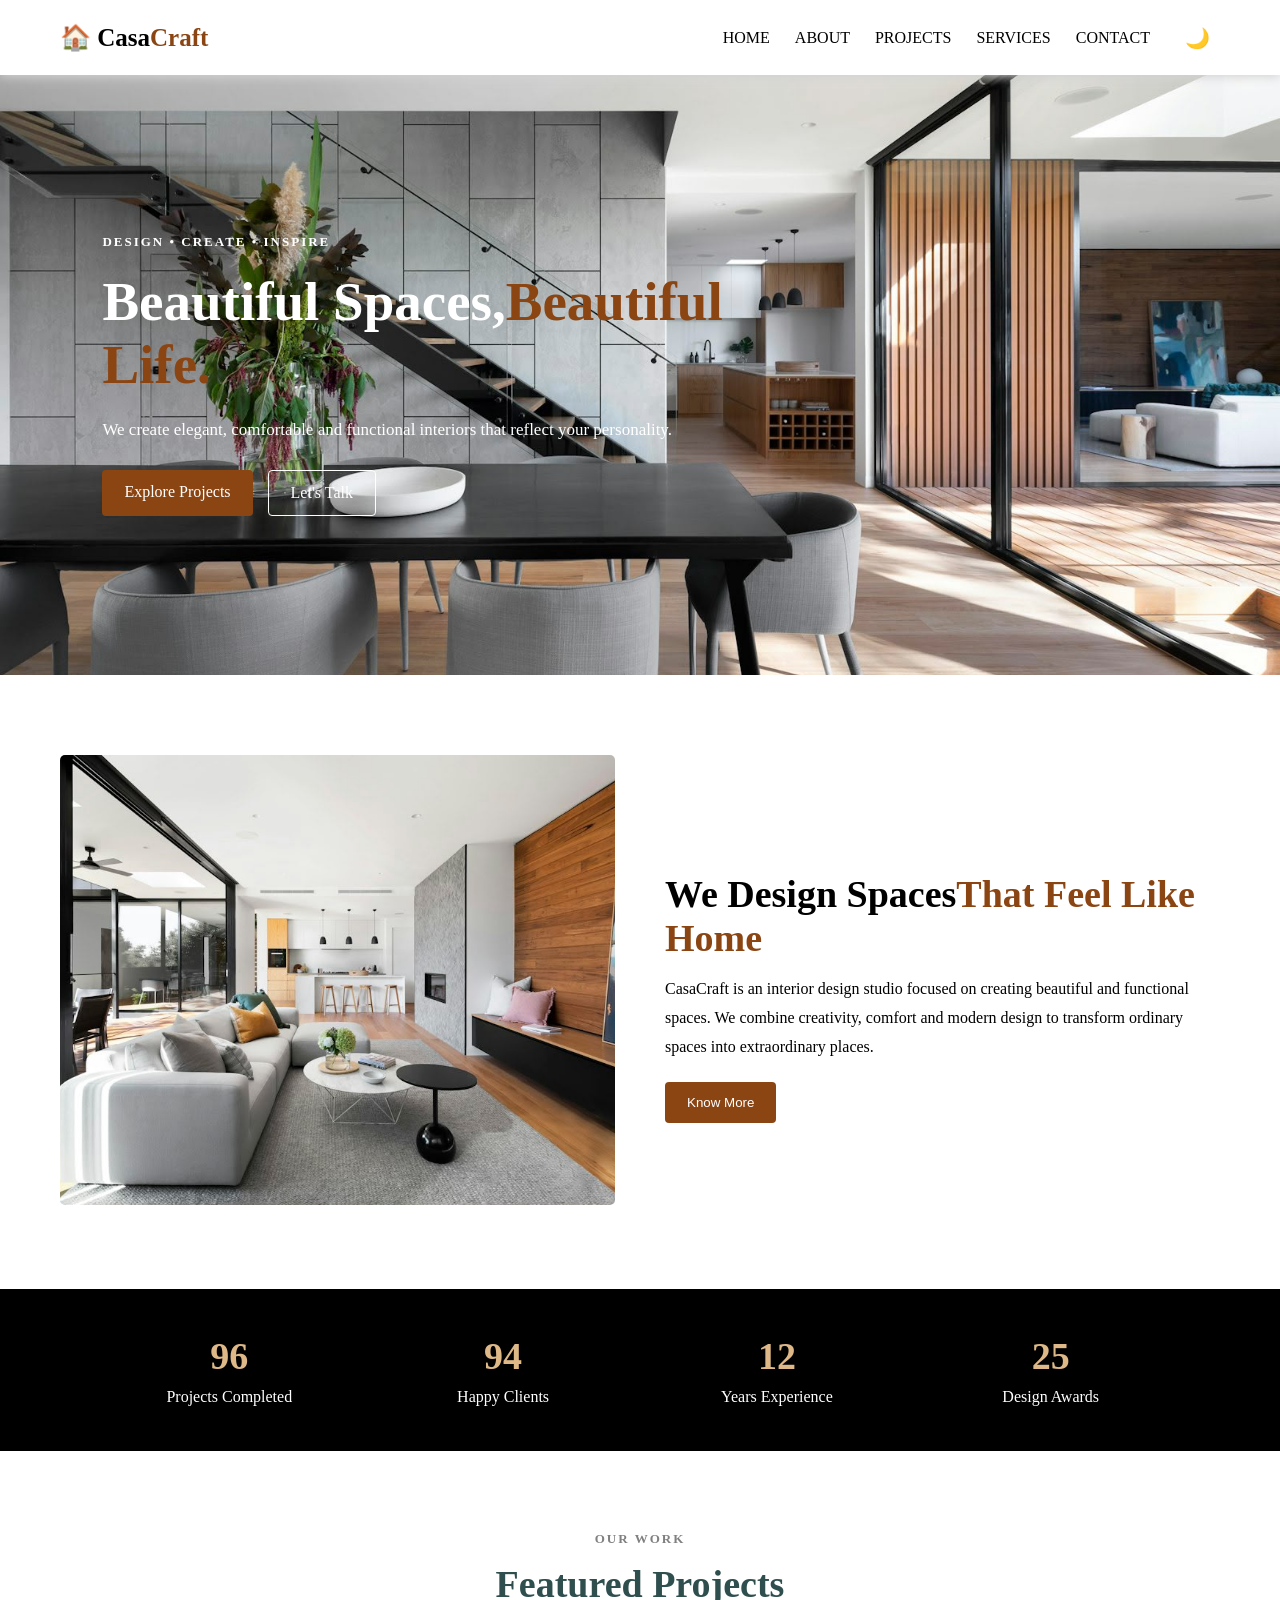
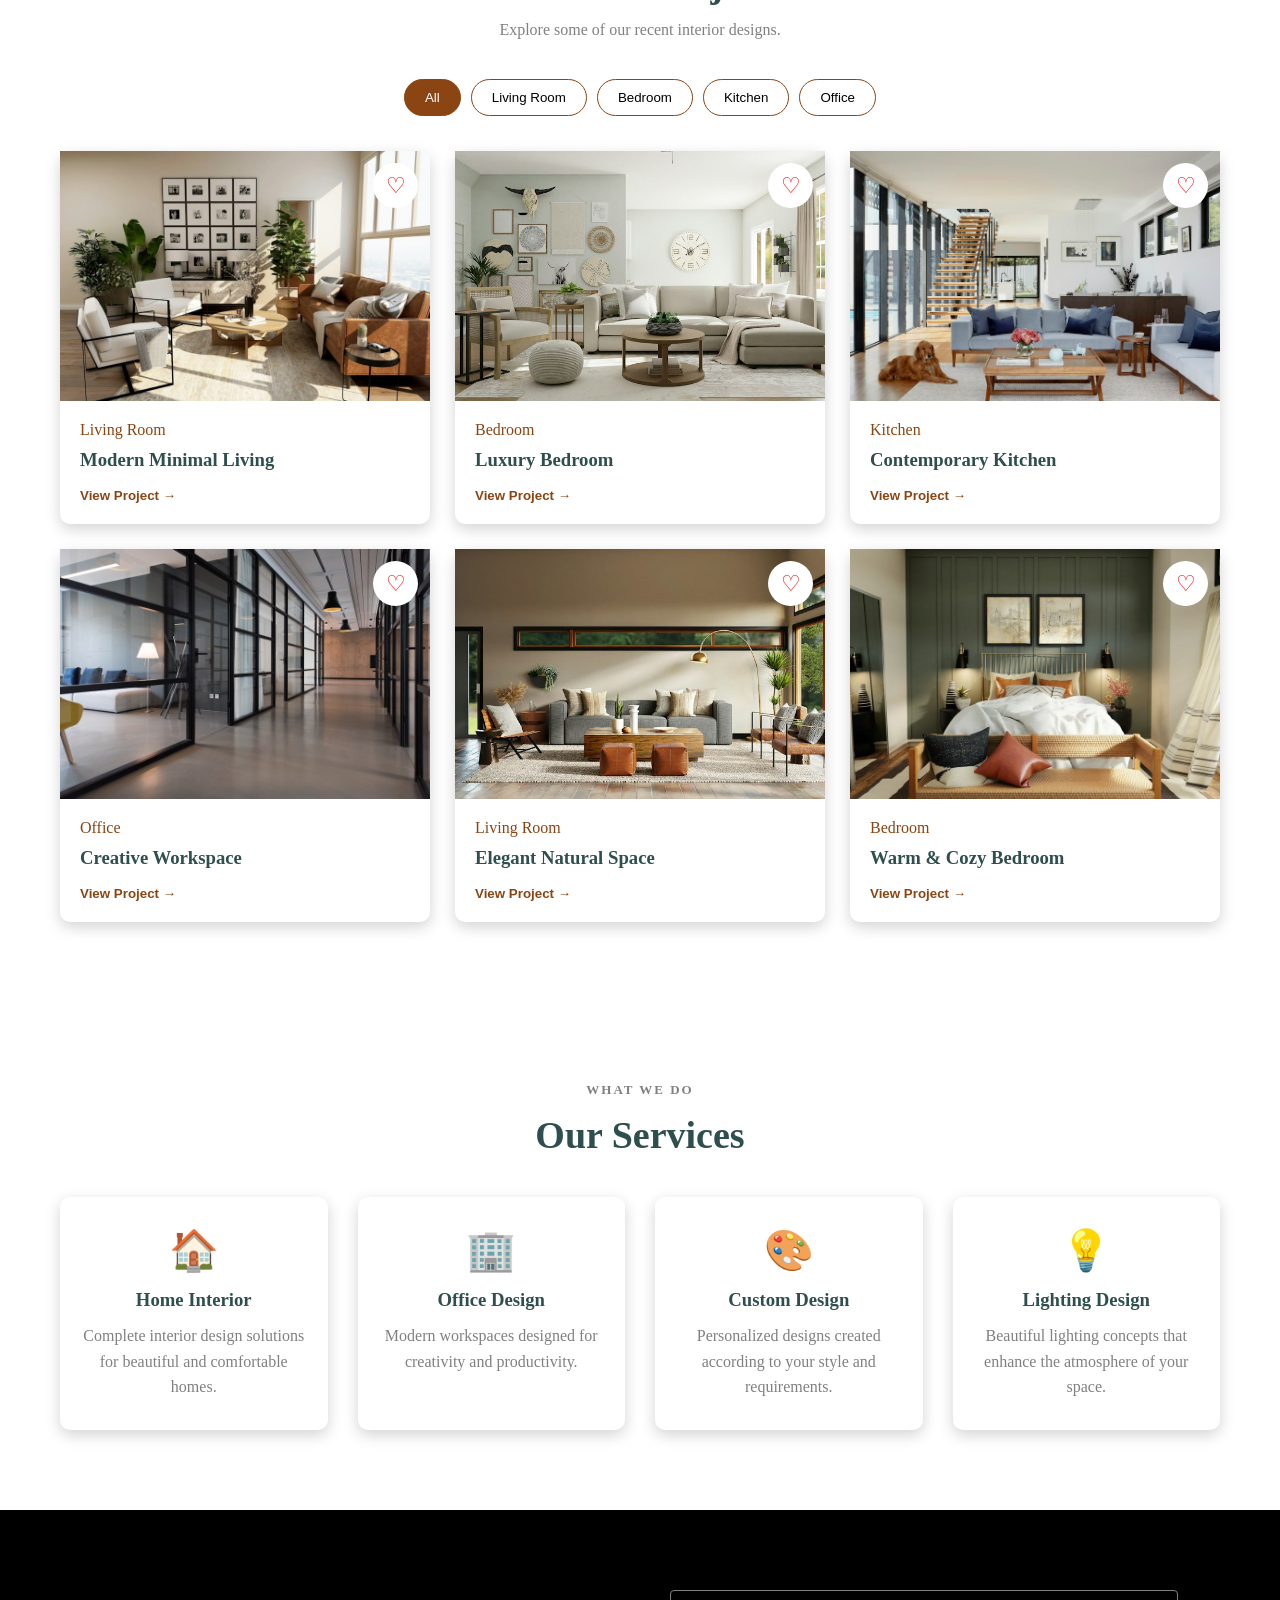
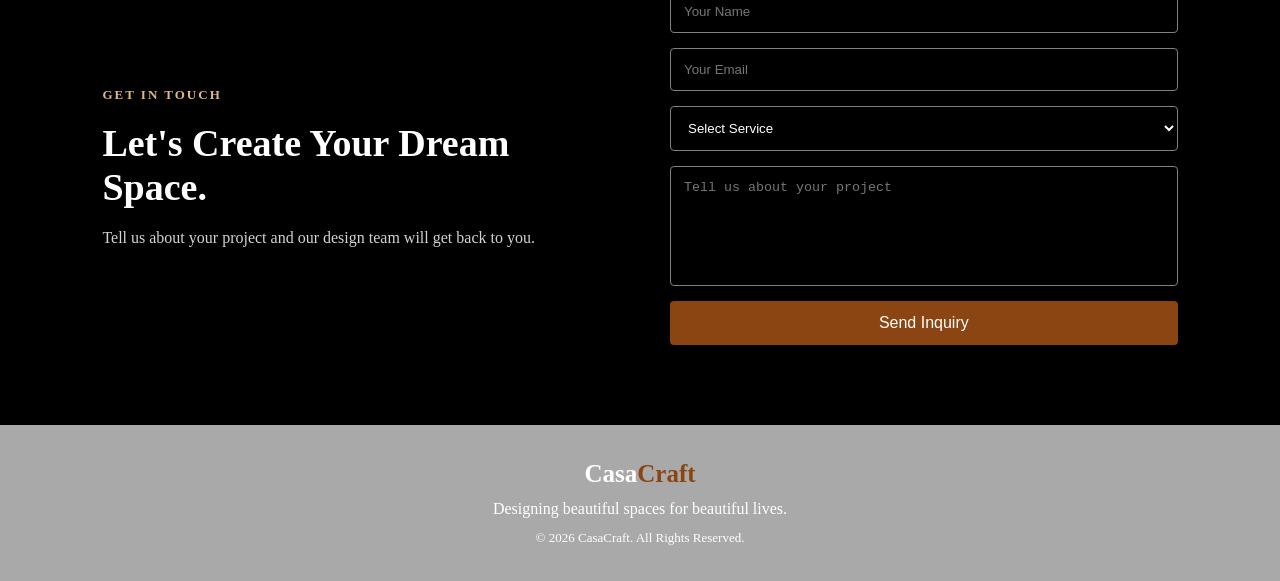
<file: index.html>
<!DOCTYPE html>
<html lang="en">

<head>
    <meta charset="UTF-8">
    <meta name="viewport" content="width=device-width, initial-scale=1.0">
    <title> CasaCraft | Interior Design</title>



    <link rel="stylesheet" href="style.css">
</head>

<body>

    <!-- NAVBAR -->

    <header>

    <nav class="navbar">

         <div class="logo">
            🏠 Casa<span>Craft</span>
        </div>

            <div class="nav-links" id="navLinks">
                <a href="#home">HOME</a></li>
                <a href="#about">ABOUT</a>
                <a href="#projects">PROJECTS</a>
                <a href="#services">SERVICES</a>
                <a href="#contact">CONTACT</a>
            </div>

        <div class="nav-buttons">

        <button id="darkMode">🌙</button>

        <button class="menu-btn" id="menuBtn">☰</button>

         </div>

    </nav>

    </header>

    <!-- END NAVBAR -->


    <!-- HERO -->

    <section class="hero" id="home">

        <div class="hero-content">

        <p class="subtitle">
            DESIGN • CREATE • INSPIRE
        </p>

        <h1>Beautiful Spaces,<span>Beautiful Life.</span></h1>

            <p class="hero-text"> We create elegant, comfortable and functional
            interiors that reflect your personality.</p>

        <div class="hero-buttons">

            <a href="#projects" class="primary-btn">
                Explore Projects
            </a>

            <a href="#contact" class="secondary-btn">
                Let's Talk
            </a>

        </div>

        </div>

    </section>

    <!-- END HERO -->


    <!-- ABOUT -->

    <section class="about" id="about">

    <div class="about-image">

        <img src="about.jpg">

    </div>

    <div class="about-content">

        <p class="subtitle">ABOUT US </p>

        <h2> We Design Spaces<span>That Feel Like Home</span> </h2>

        <p> CasaCraft is an interior design studio focused on creating beautiful and functional spaces. We combine
        creativity, comfort and modern design to transform ordinary spaces into extraordinary places.</p>

        <button class="primary-btn" onclick="showAbout()">Know More</button>

    </div>

    </section>

    <!-- END ABOUT -->


    <!-- STATISTICS -->

    <section class="stats">

    <div class="stat">

        <h2 class="counter" data-target="150">0</h2>

        <p>Projects Completed</p>

    </div>

    <div class="stat">

        <h2 class="counter" data-target="95">0</h2>

        <p>Happy Clients</p>

    </div>

    <div class="stat">

        <h2 class="counter" data-target="12">0</h2>

        <p>Years Experience</p>

    </div>

    <div class="stat">

         <h2 class="counter" data-target="25">0</h2>

        <p>Design Awards</p>

    </div>

    </section>

    <!-- END STATS -->


    <!-- Featured PROJECTS -->

    <section class="projects" id="projects">

    <div class="section-heading">

        <p class="subtitle"> OUR WORK</p>

        <h2> Featured Projects </h2>

        <p> Explore some of our recent interior designs.</p>

    </div>

    <!-- END FEATURED -->


    <!-- FILTER BUTTONS -->

     <div class="filters">

        <button class="filter active" data-filter="all"> All</button>

        <button class="filter" data-filter="living">Living Room</button>

        <button class="filter" data-filter="bedroom"> Bedroom</button>

        <button class="filter" data-filter="kitchen"> Kitchen</button>

        <button class="filter" data-filter="office">Office</button>

    </div>


    <div class="project-grid">

    <!-- PROJECT 1 -->

    <div class="project-card" data-category="living">

    <div class="project-image">

        <img src="living-room.jpg">

        <button class="heart" onclick="favorite(this)">♡</button>

    </div>

    <div class="project-info">

        <p>Living Room</p>

        <h3>Modern Minimal Living</h3>

    <button onclick="viewProject('Modern Minimal Living')">View Project →</button>

    </div>

    </div>

     <!-- END PROJECT 1 -->


    <!-- PROJECT 2 -->

    <div class="project-card" data-category="bedroom">

        <div class="project-image">

            <img src="luxury-bedroom.jpg">

            <button class="heart" onclick="favorite(this)">♡</button>

        </div>

        <div class="project-info">

            <p>Bedroom</p>

            <h3>Luxury Bedroom</h3>

        <button onclick="viewProject('Luxury Bedroom')"> View Project →</button>

        </div>

        </div>

    <!-- END PROJECT 2 -->


    <!-- PROJECT 3 -->

    <div class="project-card" data-category="kitchen">

         <div class="project-image">

             <img src="kitchen.jpg">

         <button class="heart" onclick="favorite(this)"> ♡</button>

        </div>

        <div class="project-info">

            <p>Kitchen</p>

            <h3>Contemporary Kitchen</h3>

        <button onclick="viewProject('Contemporary Kitchen')"> View Project →</button>

        </div>

        </div>



    <!-- END PROJECT 3 -->




    <!-- PROJECT 4 -->



    <div class="project-card" data-category="office">

        <div class="project-image">

            <img src="office.jpg">

        <button class="heart" onclick="favorite(this)"> ♡</button>

        </div>

        <div class="project-info">

             <p>Office</p>

             <h3>Creative Workspace</h3>

         <button onclick="viewProject('Creative Workspace')"> View Project →</button>

        </div>

        </div>

    <!-- END PROJECT 4 -->


    <!-- PROJECT 5 -->

    <div class="project-card" data-category="living">

        <div class="project-image">

            <img src="natural-living.jpg">

        <button class="heart" onclick="favorite(this)">♡</button>

        </div>

        <div class="project-info">

            <p>Living Room</p>

             <h3>Elegant Natural Space</h3>

        <button onclick="viewProject('Elegant Natural Space')">View Project → </button>

        </div>

        </div>

    <!-- END PROJECT 5 -->


    <!-- PROJECT 6 -->

    <div class="project-card" data-category="bedroom">

         <div class="project-image">

            <img src="cozy-bedroom.jpg">

        <button class="heart" onclick="favorite(this)">♡</button>

        </div>


        <div class="project-info">

             <p>Bedroom</p>

             <h3>Warm & Cozy Bedroom</h3>

        <button onclick="viewProject('Warm & Cozy Bedroom')">View Project →</button>

         </div>

         </div>

        </div>

    </section>

    <!-- END PROJECTS -->


    <!-- SERVICES -->

    <section class="services" id="services">

        <div class="section-heading">

            <p class="subtitle">
                WHAT WE DO
            </p>

            <h2>
                Our Services
            </h2>

        </div>


        <div class="service-grid">

            <div class="service-card">

                <div class="service-icon">
                    🏠
                </div>

                <h3>Home Interior</h3>

                <p>
                    Complete interior design solutions for
                    beautiful and comfortable homes.
                </p>

            </div>


            <div class="service-card">

                <div class="service-icon">
                    🏢
                </div>

                <h3>Office Design</h3>

                <p>
                    Modern workspaces designed for creativity
                    and productivity.
                </p>

            </div>


            <div class="service-card">

                <div class="service-icon">
                    🎨
                </div>

                <h3>Custom Design</h3>

                <p>
                    Personalized designs created according
                    to your style and requirements.
                </p>

            </div>


            <div class="service-card">

                <div class="service-icon">
                    💡
                </div>

                <h3>Lighting Design</h3>

                <p>
                    Beautiful lighting concepts that enhance
                    the atmosphere of your space.
                </p>

            </div>

        </div>

    </section>

    <!-- END SERVICES -->


    <!-- CONTACT -->

    <section class="contact" id="contact">

        <div class="contact-content">

            <div>

                <p class="subtitle">
                    GET IN TOUCH
                </p>

                <h2>
                    Let's Create Your
                    Dream Space.
                </h2>

                <p>
                    Tell us about your project and our design
                    team will get back to you.
                </p>

            </div>


            <form id="contactForm">

                <input
                    type="text"
                    id="name"
                    placeholder="Your Name"
                    required>

                <input
                    type="email"
                    id="email"
                    placeholder="Your Email"
                    required>

                <select id="service" required>

                    <option value="">
                        Select Service
                    </option>

                    <option>
                        Home Interior
                    </option>

                    <option>
                        Office Design
                    </option>

                    <option>
                        Custom Design
                    </option>

                    <option>
                        Lighting Design
                    </option>

                </select>

                <textarea
                    id="message"
                    placeholder="Tell us about your project"
                    required></textarea>

                <button class="primary-btn" type="submit">
                    Send Inquiry
                </button>

            </form>

        </div>

    </section>

    <!-- END CONTACT -->


    <!-- PROJECT MODAL -->

    <div class="modal" id="projectModal">

        <div class="modal-content">

            <button class="close" onclick="closeModal()">
                ×
            </button>

            <p class="subtitle">
                PROJECT DETAILS
            </p>

            <h2 id="projectTitle">
                Project
            </h2>

            <p>
                This project combines modern aesthetics,
                comfortable furniture, thoughtful lighting
                and functional space planning to create a
                beautiful interior.
            </p>

            <button class="primary-btn" onclick="contactFromProject()">
                Start Similar Project
            </button>

        </div>

    </div>

    <!-- END PROJECT MODAL -->


    <!-- FOOTER -->

    <footer>

        <div class="logo">
            Casa<span>Craft</span>
        </div>

        <p>
            Designing beautiful spaces for beautiful lives.
        </p>

        <p class="copyright">
            ©️ 2026 CasaCraft. All Rights Reserved.
        </p>

    </footer>


    <script src="1.js"></script>

</body>

</html>
</file>
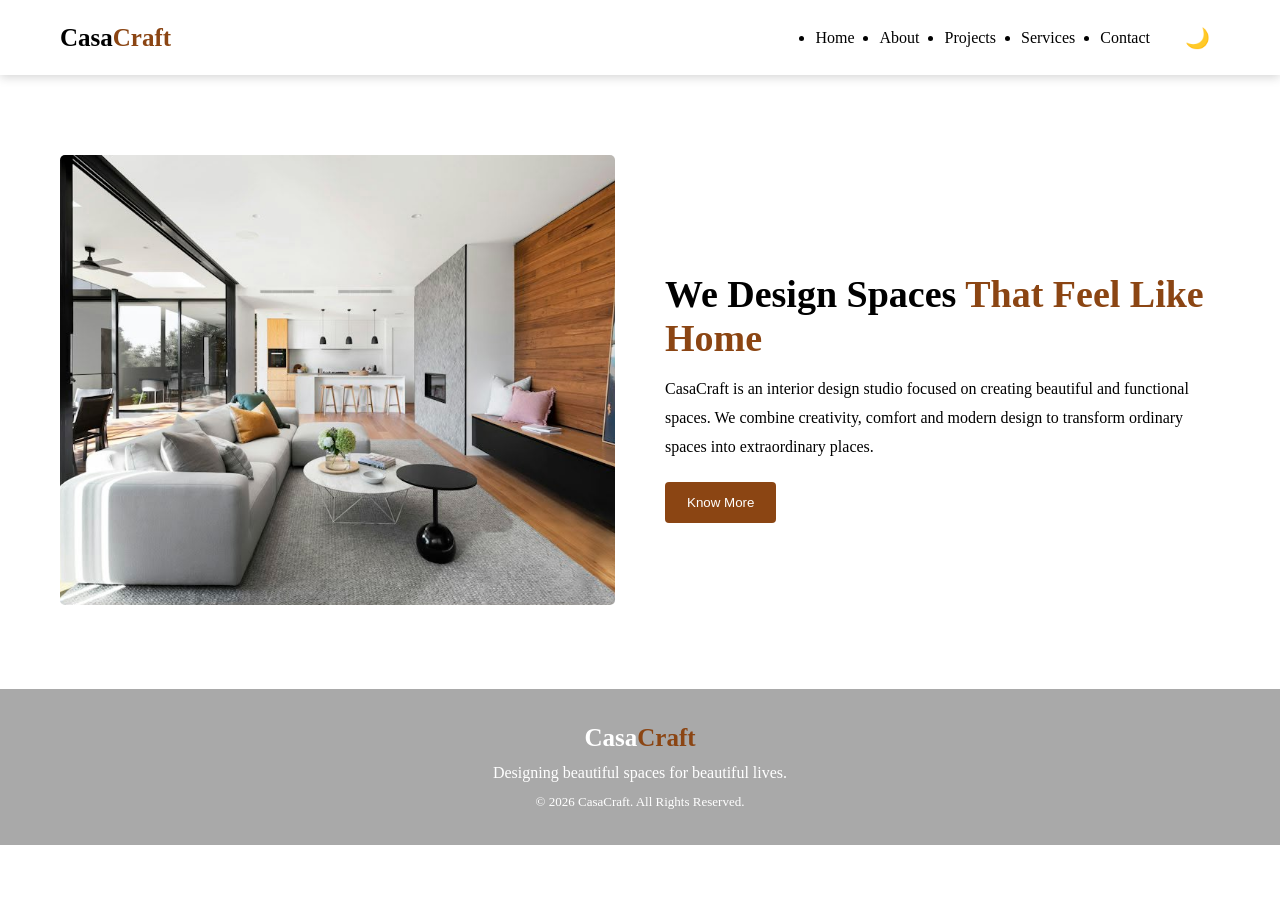
<file: about.html>
<!DOCTYPE html>
<html lang="en">

<head>
    <meta charset="UTF-8">
    <meta name="viewport" content="width=device-width, initial-scale=1.0">

    <title>CasaCraft | Interior Design</title>

    <link rel="stylesheet" href="style.css">
</head>

<body>

    <!-- NAVBAR -->

    <header>

        <nav class="navbar">

            <div class="logo">
                Casa<span>Craft</span>
            </div>

            <ul class="nav-links" id="navLinks">
                <li><a href="#home">Home</a></li>
                <li><a href="#about">About</a></li>
                <li><a href="#projects">Projects</a></li>
                <li><a href="#services">Services</a></li>
                <li><a href="#contact">Contact</a></li>
            </ul>

            <div class="nav-buttons">

                <button id="darkMode">🌙</button>

                <button class="menu-btn" id="menuBtn">
                    ☰
                </button>

            </div>

        </nav>

    </header>


    <!-- ABOUT -->

    <section class="about" id="about">

        <div class="about-image">

            <img
                src="about.jpg">

        </div>

        <div class="about-content">

            <p class="subtitle">
                ABOUT US
            </p>

            <h2>
                We Design Spaces
                <span>That Feel Like Home</span>
            </h2>

            <p>
                CasaCraft is an interior design studio focused on
                creating beautiful and functional spaces. We combine
                creativity, comfort and modern design to transform
                ordinary spaces into extraordinary places.
            </p>

            <button class="primary-btn" onclick="showAbout()">
                Know More
            </button>

        </div>

    </section>












    <!-- FOOTER -->

    <footer>

        <div class="logo">
            Casa<span>Craft</span>
        </div>

        <p>
            Designing beautiful spaces for beautiful lives.
        </p>

        <p class="copyright">
            ©️ 2026 CasaCraft. All Rights Reserved.
        </p>

    </footer>


    <script src="1.js"></script>


</body>

</html>
</file>
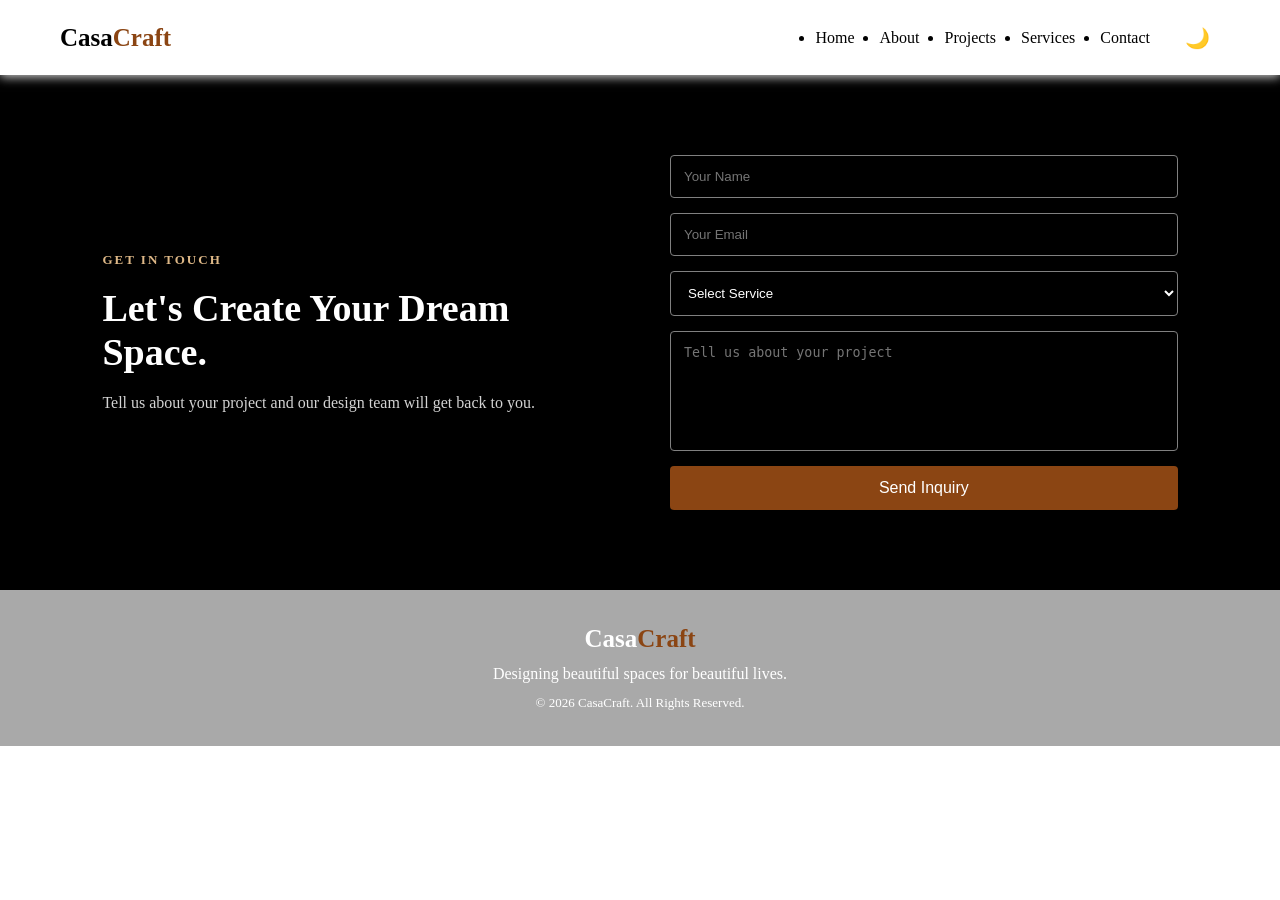
<file: contact.html>
<!DOCTYPE html>
<html lang="en">

<head>
    <meta charset="UTF-8">
    <meta name="viewport" content="width=device-width, initial-scale=1.0">

    <title>CasaCraft | Interior Design</title>

    <link rel="stylesheet" href="style.css">
</head>

<body>

    <!-- NAVBAR -->

    <header>

        <nav class="navbar">

            <div class="logo">
                Casa<span>Craft</span>
            </div>

            <ul class="nav-links" id="navLinks">
                <li><a href="#home">Home</a></li>
                <li><a href="#about">About</a></li>
                <li><a href="#projects">Projects</a></li>
                <li><a href="#services">Services</a></li>
                <li><a href="#contact">Contact</a></li>
            </ul>

            <div class="nav-buttons">

                <button id="darkMode">🌙</button>

                <button class="menu-btn" id="menuBtn">
                    ☰
                </button>

            </div>

        </nav>

    </header>




    <!-- CONTACT -->

    <section class="contact" id="contact">

        <div class="contact-content">

            <div>

                <p class="subtitle">
                    GET IN TOUCH
                </p>

                <h2>
                    Let's Create Your
                    Dream Space.
                </h2>

                <p>
                    Tell us about your project and our design
                    team will get back to you.
                </p>

            </div>


            <form id="contactForm">

                <input
                    type="text"
                    id="name"
                    placeholder="Your Name"
                    required>

                <input
                    type="email"
                    id="email"
                    placeholder="Your Email"
                    required>

                <select id="service" required>

                    <option value="">
                        Select Service
                    </option>

                    <option>
                        Home Interior
                    </option>

                    <option>
                        Office Design
                    </option>

                    <option>
                        Custom Design
                    </option>

                    <option>
                        Lighting Design
                    </option>

                </select>

                <textarea
                    id="message"
                    placeholder="Tell us about your project"
                    required></textarea>

                <button class="primary-btn" type="submit">
                    Send Inquiry
                </button>

            </form>

        </div>

    </section>



    <!-- FOOTER -->

    <footer>

        <div class="logo">
            Casa<span>Craft</span>
        </div>

        <p>
            Designing beautiful spaces for beautiful lives.
        </p>

        <p class="copyright">
            ©️ 2026 CasaCraft. All Rights Reserved.
        </p>

    </footer>


    <script src="1.js"></script>


</body>

</html>
</file>
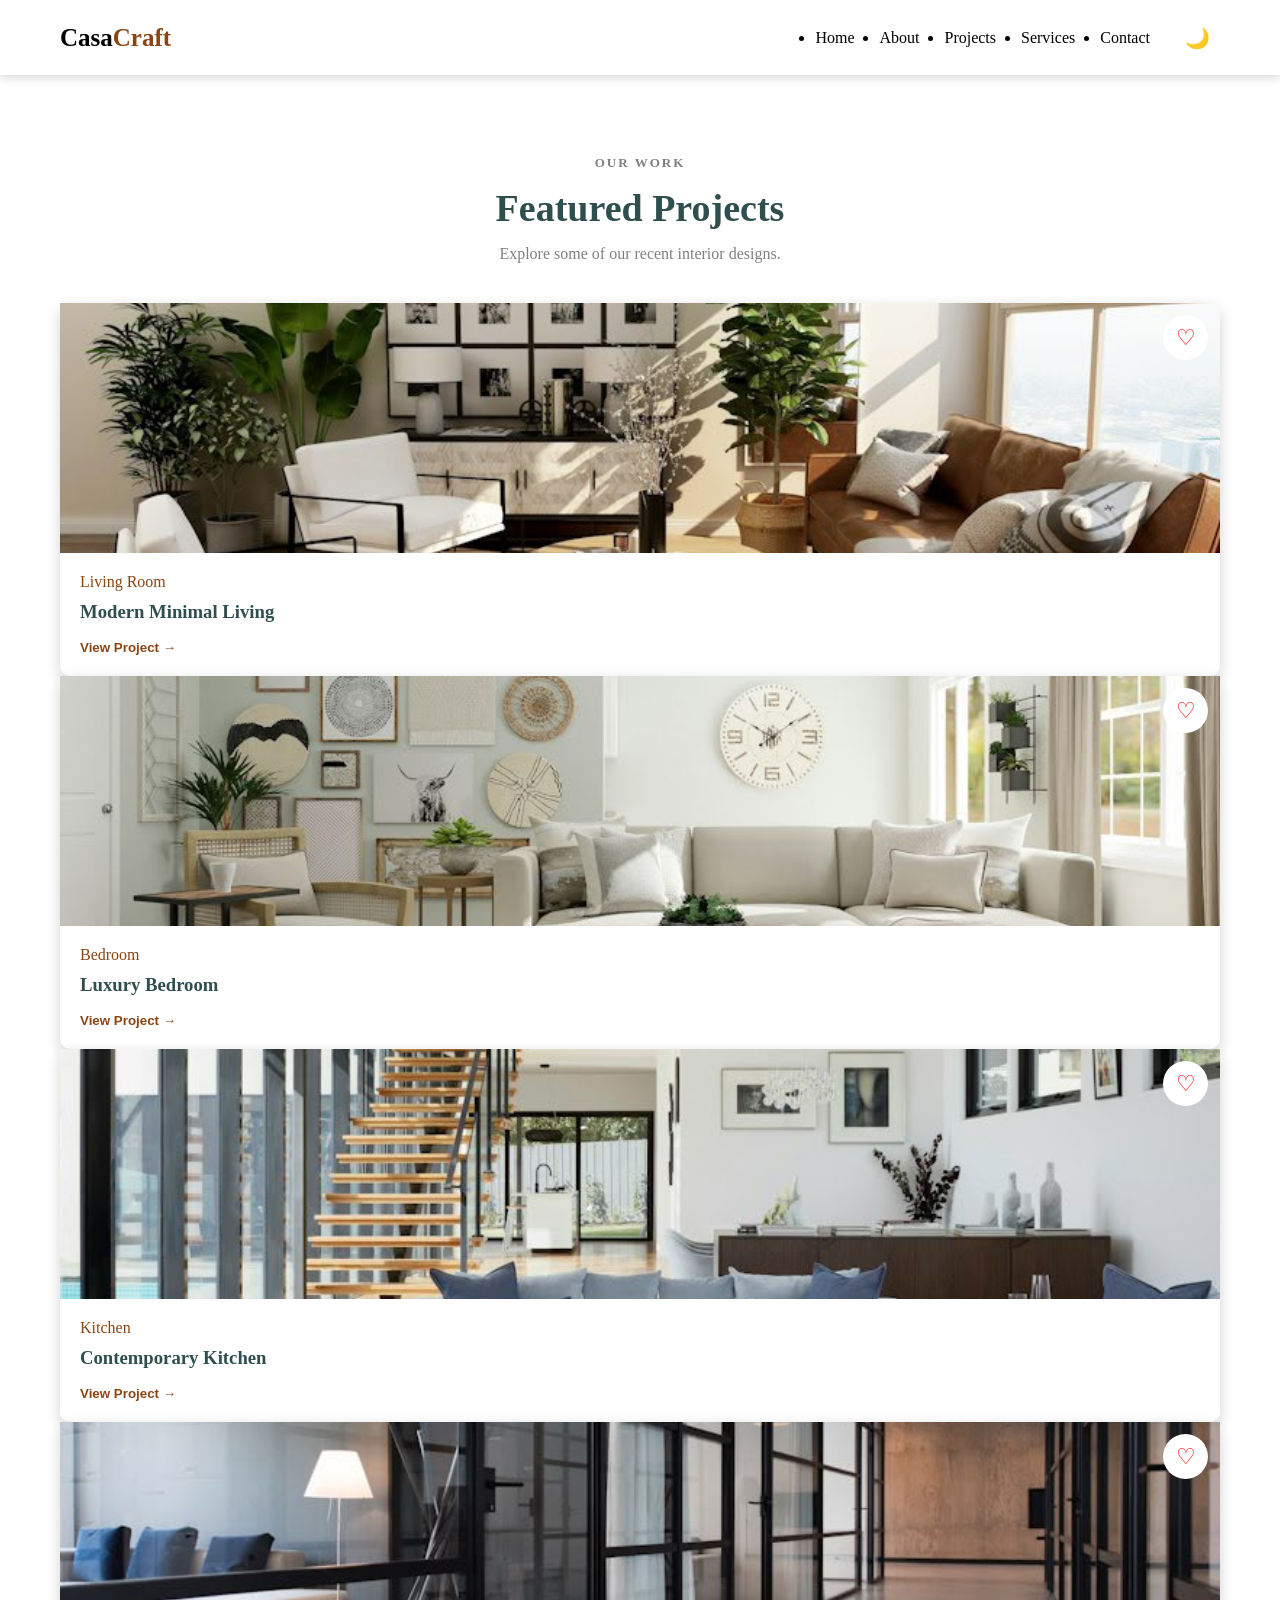
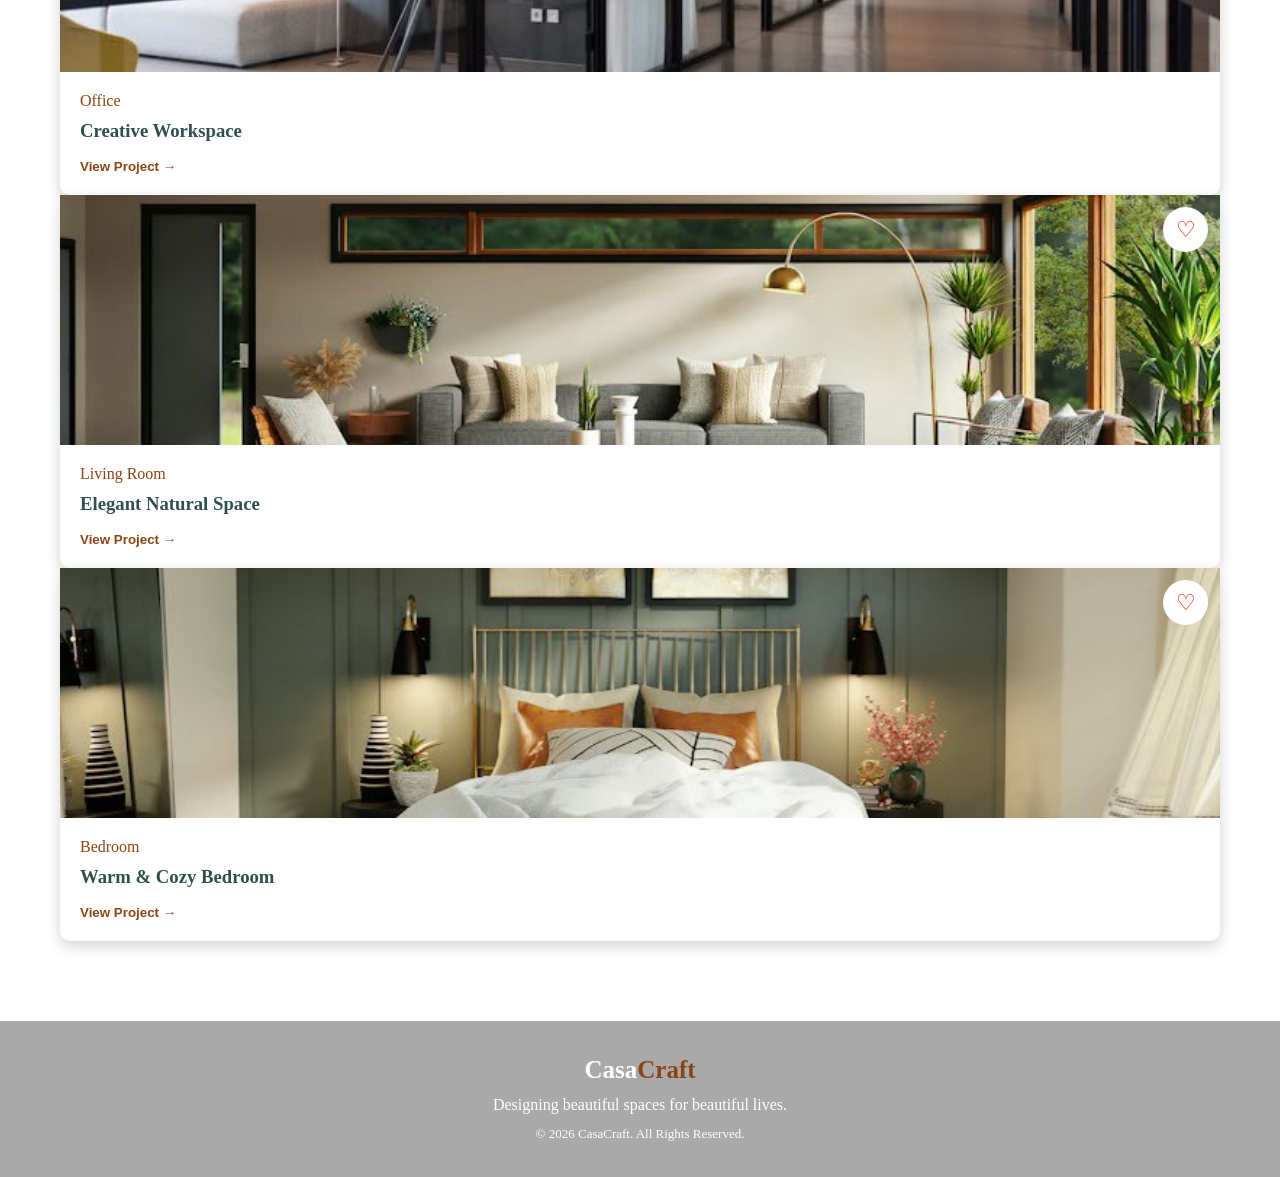
<file: projects.html>
<!DOCTYPE html>
<html lang="en">

<head>
    <meta charset="UTF-8">
    <meta name="viewport" content="width=device-width, initial-scale=1.0">

    <title>CasaCraft | Interior Design</title>

    <link rel="stylesheet" href="style.css">
</head>

<body>

    <!-- NAVBAR -->

    <header>

        <nav class="navbar">

            <div class="logo">
                Casa<span>Craft</span>
            </div>

            <ul class="nav-links" id="navLinks">
                <li><a href="#home">Home</a></li>
                <li><a href="#about">About</a></li>
                <li><a href="#projects">Projects</a></li>
                <li><a href="#services">Services</a></li>
                <li><a href="#contact">Contact</a></li>
            </ul>

            <div class="nav-buttons">

                <button id="darkMode">🌙</button>

                <button class="menu-btn" id="menuBtn">
                    ☰
                </button>

            </div>

        </nav>

    </header>


    <!-- PROJECTS -->

    <section class="projects" id="projects">

        <div class="section-heading">

            <p class="subtitle">
                OUR WORK
            </p>

            <h2>
                Featured Projects
            </h2>

            <p>
                Explore some of our recent interior designs.
            </p>

        </div>


        <!-- PROJECT 1 -->

            <div class="project-card" data-category="living">

                <div class="project-image">

                    <img
                        src="living-room.jpg">

                    <button class="heart" onclick="favorite(this)">
                        ♡
                    </button>

                </div>

                <div class="project-info">

                    <p>Living Room</p>

                    <h3>Modern Minimal Living</h3>

                    <button onclick="viewProject('Modern Minimal Living')">
                        View Project →
                    </button>

                </div>

            </div>


            <!-- PROJECT 2 -->

            <div class="project-card" data-category="bedroom">

                <div class="project-image">

                    <img
                        src="luxury-bedroom.jpg">

                    <button class="heart" onclick="favorite(this)">
                        ♡
                    </button>

                </div>

                <div class="project-info">

                    <p>Bedroom</p>

                    <h3>Luxury Bedroom</h3>

                    <button onclick="viewProject('Luxury Bedroom')">
                        View Project →
                    </button>

                </div>

            </div>


            <!-- PROJECT 3 -->

            <div class="project-card" data-category="kitchen">

                <div class="project-image">

                    <img
                        src="kitchen.jpg">

                    <button class="heart" onclick="favorite(this)">
                        ♡
                    </button>

                </div>

                <div class="project-info">

                    <p>Kitchen</p>

                    <h3>Contemporary Kitchen</h3>

                    <button onclick="viewProject('Contemporary Kitchen')">
                        View Project →
                    </button>

                </div>

            </div>


            <!-- PROJECT 4 -->

            <div class="project-card" data-category="office">

                <div class="project-image">

                    <img
                        src="office.jpg">

                    <button class="heart" onclick="favorite(this)">
                        ♡
                    </button>

                </div>

                <div class="project-info">

                    <p>Office</p>

                    <h3>Creative Workspace</h3>

                    <button onclick="viewProject('Creative Workspace')">
                        View Project →
                    </button>

                </div>

            </div>


            <!-- PROJECT 5 -->

            <div class="project-card" data-category="living">

                <div class="project-image">

                    <img
                        src="natural-living.jpg">

                    <button class="heart" onclick="favorite(this)">
                        ♡
                    </button>

                </div>

                <div class="project-info">

                    <p>Living Room</p>

                    <h3>Elegant Natural Space</h3>

                    <button onclick="viewProject('Elegant Natural Space')">
                        View Project →
                    </button>

                </div>

            </div>


            <!-- PROJECT 6 -->

            <div class="project-card" data-category="bedroom">

                <div class="project-image">

                    <img
                        src="cozy-bedroom.jpg">

                    <button class="heart" onclick="favorite(this)">
                        ♡
                    </button>

                </div>

                <div class="project-info">

                    <p>Bedroom</p>

                    <h3>Warm & Cozy Bedroom</h3>

                    <button onclick="viewProject('Warm & Cozy Bedroom')">
                        View Project →
                    </button>

                </div>

            </div>

        </div>

    </section>




   











































































    <!-- FOOTER -->

    <footer>

        <div class="logo">
            Casa<span>Craft</span>
        </div>

        <p>
            Designing beautiful spaces for beautiful lives.
        </p>

        <p class="copyright">
            ©️ 2026 CasaCraft. All Rights Reserved.
        </p>

    </footer>


    <script src="1.js"></script>


</body>

</html>
</file>
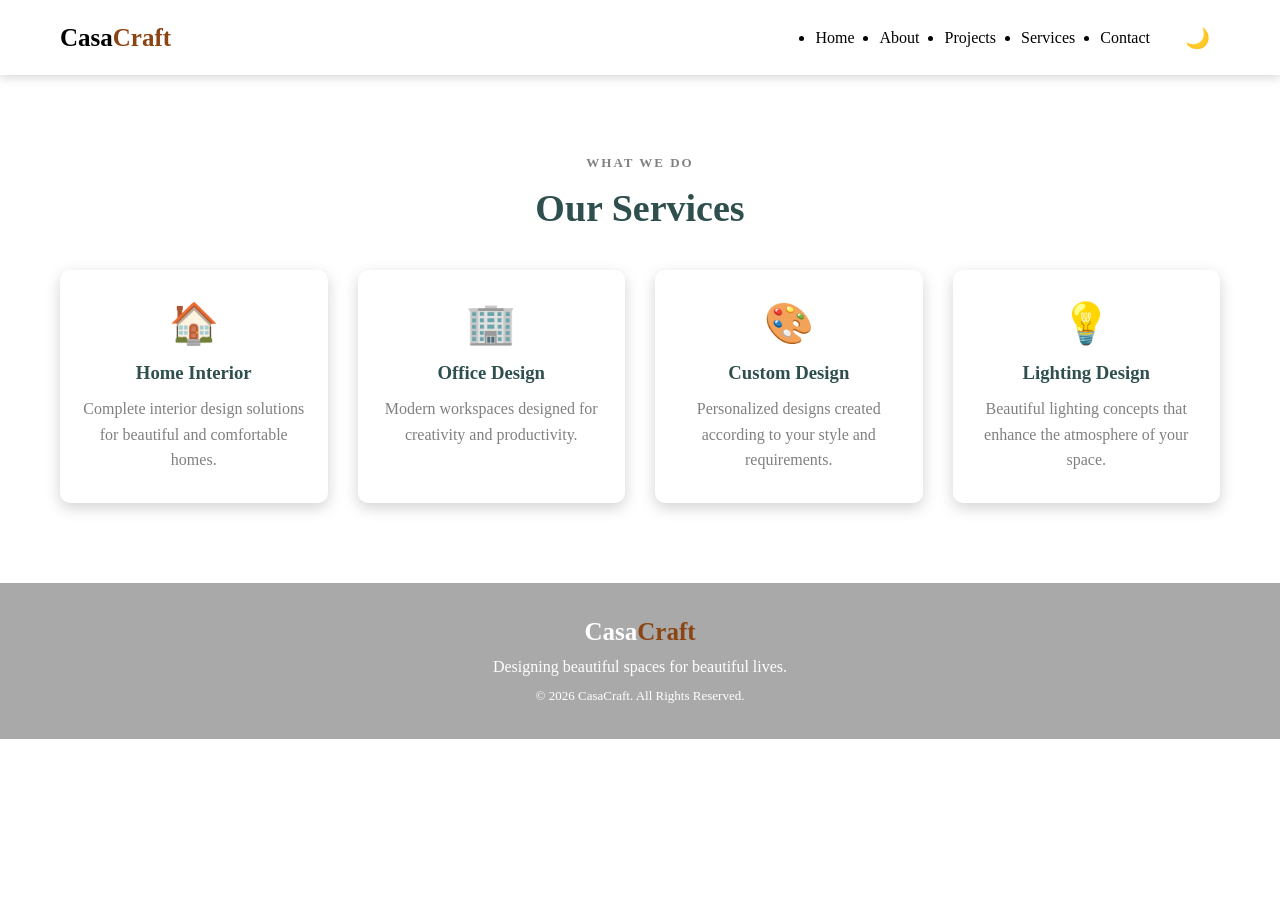
<file: services.html>
<!DOCTYPE html>
<html lang="en">

<head>
    <meta charset="UTF-8">
    <meta name="viewport" content="width=device-width, initial-scale=1.0">

    <title>CasaCraft | Interior Design</title>

    <link rel="stylesheet" href="style.css">
</head>

<body>

    <!-- NAVBAR -->

    <header>

        <nav class="navbar">

            <div class="logo">
                Casa<span>Craft</span>
            </div>

            <ul class="nav-links" id="navLinks">
                <li><a href="#home">Home</a></li>
                <li><a href="#about">About</a></li>
                <li><a href="#projects">Projects</a></li>
                <li><a href="#services">Services</a></li>
                <li><a href="#contact">Contact</a></li>
            </ul>

            <div class="nav-buttons">

                <button id="darkMode">🌙</button>

                <button class="menu-btn" id="menuBtn">
                    ☰
                </button>

            </div>

        </nav>

    </header>


      <!-- SERVICES -->

    <section class="services" id="services">

        <div class="section-heading">

            <p class="subtitle">
                WHAT WE DO
            </p>

            <h2>
                Our Services
            </h2>

        </div>


        <div class="service-grid">

            <div class="service-card">

                <div class="service-icon">
                    🏠
                </div>

                <h3>Home Interior</h3>

                <p>
                    Complete interior design solutions for
                    beautiful and comfortable homes.
                </p>

            </div>


            <div class="service-card">

                <div class="service-icon">
                    🏢
                </div>

                <h3>Office Design</h3>

                <p>
                    Modern workspaces designed for creativity
                    and productivity.
                </p>

            </div>


            <div class="service-card">

                <div class="service-icon">
                    🎨
                </div>

                <h3>Custom Design</h3>

                <p>
                    Personalized designs created according
                    to your style and requirements.
                </p>

            </div>


            <div class="service-card">

                <div class="service-icon">
                    💡
                </div>

                <h3>Lighting Design</h3>

                <p>
                    Beautiful lighting concepts that enhance
                    the atmosphere of your space.
                </p>

            </div>

        </div>

    </section>


















































    <!-- FOOTER -->

    <footer>

        <div class="logo">
            Casa<span>Craft</span>
        </div>

        <p>
            Designing beautiful spaces for beautiful lives.
        </p>

        <p class="copyright">
            ©️ 2026 CasaCraft. All Rights Reserved.
        </p>

    </footer>


    <script src="1.js"></script>


</body>

</html>
</file>
<file: style.css>
/* BASIC */

* {
    margin: 0;
    padding: 0;
    box-sizing: border-box;
}

html {
    scroll-behavior: smooth;
}

body {
    background: white;
    color: black;

}


/* HEADER */

header {
    background: white;
    box-shadow: 0 2px 10px lightgray;
    position: sticky;

}


/* NAVBAR */

.navbar {
    max-width: 1200px;
    height: 75px;
    margin: auto;
    padding: 0 20px;

    display: flex;
    align-items: center;
    
}


/* LOGO */

.logo{
    font-size: 25px;
    font-weight: bold;
    color: black;
}

.logo span {
    color: saddlebrown;
}


/* NAV LINKS */

.nav-links {
    display: flex;
    gap: 25px;
    margin-left: auto;
    
}

.nav-links a {
    color: black;
    text-decoration: none;
    font-size: 16px;
}

.nav-links a:hover {
    color: saddlebrown;
}


/* NAV BUTTONS */

.nav-buttons {
    display: flex;
    align-items: center;
    gap: 10px;
    margin-left: 25px;
}

.nav-buttons button {
    padding: 10px;
    border: none;
    background: white;
    font-size: 20px;
}

.menu-btn {
    display: none;
}


/* HERO */

.hero {
    min-height: 600px;
    padding: 80px 8%;

    display: flex;
    align-items: center;

    background: url("hero.jpg") center/cover;

    color: white;
}

.hero-content {
    max-width: 650px;
}

.subtitle {
    font-size: 13px;
    font-weight: bold;
    letter-spacing: 2px;
    color: white;
}

.hero h1 {
    font-size: 55px;
    margin: 20px 0;
}

.hero h1 span {
    color: saddlebrown;
}

.hero-text {
    font-size: 17px;
    line-height: 1.7;
}

.hero-buttons {
    display: flex;
    gap: 15px;
    margin-top: 25px;
}


/* BUTTONS */

.primary-btn,
.secondary-btn {
    display: inline-block;
    padding: 13px 22px;
    border-radius: 4px;
    text-decoration: none;
}

.primary-btn {
    background: saddlebrown;
    color: white;
    border: none;
}

.primary-btn:hover {
    background: sienna;
}

.secondary-btn {
    color: white;
    border: 1px solid white;
}

.secondary-btn:hover {
    background: white;
    color: black;
}


/* ABOUT */

.about {
    max-width: 1200px;
    margin: auto;
    padding: 80px 20px;

    display: grid;
    grid-template-columns: 1fr 1fr;

    gap: 50px;
    align-items: center;
}

.about-image img {
    width: 100%;
    height: 450px;
    object-fit: cover;
    border-radius: 5px;
}

.about h2 {
    font-size: 38px;
    margin: 15px 0;
}

.about h2 span {
    color: saddlebrown;
}

.about-content p:not(.subtitle) {
    line-height: 1.8;
    margin-bottom: 20px;
}


/* STATISTICS */

.stats {
    background: black;
    color: white;

    padding: 45px 8%;

    display: grid;
    grid-template-columns: repeat(4, 1fr);

    text-align: center;
    gap: 20px;
}

.stat h2 {
    color: burlywood;
    font-size: 38px;
}

.stat p {
    margin-top: 10px;
    color: white;
}


/* FEATURED PROJECTS */

.projects {
    max-width: 1200px;
    margin: auto;
    padding: 80px 20px;
    background: white;
}

.section-heading {
    text-align: center;
    margin-bottom: 40px;
}

.section-heading h2 {
    font-size: 38px;
    margin: 15px 0;
    color: darkslategray;
}

.section-heading p {
    color: gray;
}


/* FILTERS */

.filters {
    display: flex;
    justify-content: center;
    gap: 10px;
    flex-wrap: wrap;
    margin-bottom: 35px;
}

.filter {
    padding: 10px 20px;
    border: 1px solid saddlebrown;
    border-radius: 25px;
    background: white;
    color: black;
}

.filter:hover,
.filter.active {
    background: saddlebrown;
    color: white;
}


/* PROJECT GRID */

.project-grid {
    display: grid;
    grid-template-columns: repeat(3, 1fr);
    gap: 25px;
}


/* PROJECT CARD */

.project-card {
    background: white;
    box-shadow: 0 5px 15px lightgray;
    border-radius: 10px;
}


/* PROJECT IMAGE */

.project-image {
    height: 250px;
    position: relative;
}

.project-image img {
    width: 100%;
    height: 100%;
    object-fit: cover;
}


/* HEART */

.heart {
    position: absolute;
    top: 12px;
    right: 12px;

    background: white;
    border: none;
    border-radius: 50%;

    width: 45px;
    height: 45px;

    font-size: 22px;
    color: red;
}

.heart.active {
    color: red;
}


/* PROJECT INFO */

.project-info {
    padding: 20px;
    text-align: left;
}

.project-info p {
    color: saddlebrown;
    margin-bottom: 10px;
}

.project-info h3 {
    color: darkslategray;
    margin-bottom: 15px;
}

.project-info button {
    color: saddlebrown;
    background: none;
    border: none;
    font-weight: bold;
}


/* SERVICES */

.services {
    padding: 80px 20px;
    background: white;
    max-width: 1200px;
    margin: auto;
}

.service-grid {
    display: grid;
    grid-template-columns: repeat(4, 1fr);
    gap: 30px;
}

.service-card {
    background: white;
    padding: 30px 20px;
    text-align: center;
    box-shadow: 0 5px 15px lightgray;
    border-radius: 10px;
}

.service-icon {
    font-size: 40px;
    margin-bottom: 15px;
}

.service-card h3 {
    color: darkslategray;
    margin-bottom: 12px;
}

.service-card p {
    color: gray;
    line-height: 1.6;
}


/* CONTACT */

.contact {
    background: black;
    color: white;
    padding: 80px 8%;
}

.contact-content {
    max-width: 1100px;
    margin: auto;

    display: grid;
    grid-template-columns: 1fr 1fr;

    gap: 60px;
    align-items: center;
}


/* CONTACT TEXT */

.contact .subtitle {
    color: burlywood;
}

.contact h2 {
    font-size: 38px;
    margin: 15px 0;
    color: white;
}

.contact-content p {
    line-height: 1.7;
    color: lightgray;
}


/* CONTACT FORM */

.contact form {
    display: flex;
    flex-direction: column;
    gap: 15px;
}

.contact input,
.contact select,
.contact textarea {
    width: 100%;
    padding: 13px;

    background: black;
    color: white;

    border: 1px solid gray;
    border-radius: 4px;
}

.contact textarea {
    height: 120px;
    resize: none;
}

.contact button {
    background: saddlebrown;
    color: white;
    border: none;
    padding: 13px;
    font-size: 16px;
}


/* MODAL */

.modal {
    position: fixed;
    top: 0;
    left: 0;

    width: 100%;
    height: 100%;

    

    background: black;

    display: none;
    align-items: center;
    justify-content: center;

    padding: 20px;
}

.modal-content {
    width: 100%;
    max-width: 500px;

    padding: 35px;

    background: white;
    color: darkslategray;

    border-radius: 8px;
}

.modal-content h2 {
    margin: 15px 0;
}

.modal-content p:not(.subtitle) {
    line-height: 1.7;
    margin-bottom: 20px;
}

.modal-content button {
    background: saddlebrown;
    color: white;
    border: none;
    padding: 12px 20px;
}

.close {
    border: none;
    background: none;

    font-size: 28px;
    color: red;
}


/* FOOTER */

footer {
    background: darkgray;
    color: white;

    text-align: center;
    padding: 35px 20px;
}

footer .logo {
    color: white;
    margin-bottom: 10px;
}

footer .logo span {
    color: saddlebrown;
}

footer p {
    margin-top: 12px;
    color: white;
}

.copyright {
    font-size: 13px;
}


/* DARK MODE */

body.dark {
    background: black;
    color: white;
}

body.dark header {
    background: black;
}

body.dark .logo {
    color: white;
}

body.dark .nav-links a {
    color: white;
}

body.dark .nav-buttons button {
    background: black;
    color: white;
}

body.dark .project-card,
body.dark .service-card {
    background: darkslategray;
    color: white;
}

body.dark .projects,
body.dark .services {
    background: black;
}

body.dark .section-heading h2 {
    color: white;
}

body.dark .modal-content {
    background: darkslategray;
    color: white;
}


/* TABLET */

@media (max-width: 950px) {
    .hero h1 { font-size: 45px; }
    .project-grid,
    .service-grid,
    .stats {
        grid-template-columns: repeat(2, 1fr);
    }
}

@media (max-width: 700px) {
    .navbar { height: 65px; }

    .nav-links {
        display: none;
        position: absolute;
        top: 65px;
        left: 0;
        width: 100%;
        background: white;
        flex-direction: column;
        text-align: center;
        padding: 25px;
    }

    .nav-links.show { display: flex; }
    .menu-btn { display: inline-block; }

    .hero {
        min-height: 500px;
        padding: 50px 25px;
    }

    .hero h1 { font-size: 38px; }

    .about,
    .contact-content {
        grid-template-columns: 1fr;
        gap: 30px;
    }

    .about-image img { height: 300px; }

    .about h2,
    .contact h2 {
        font-size: 32px;
    }

    .project-grid,
    .service-grid {
        grid-template-columns: 1fr;
    }

    .stats { padding: 35px 15px; }
}
</file>
